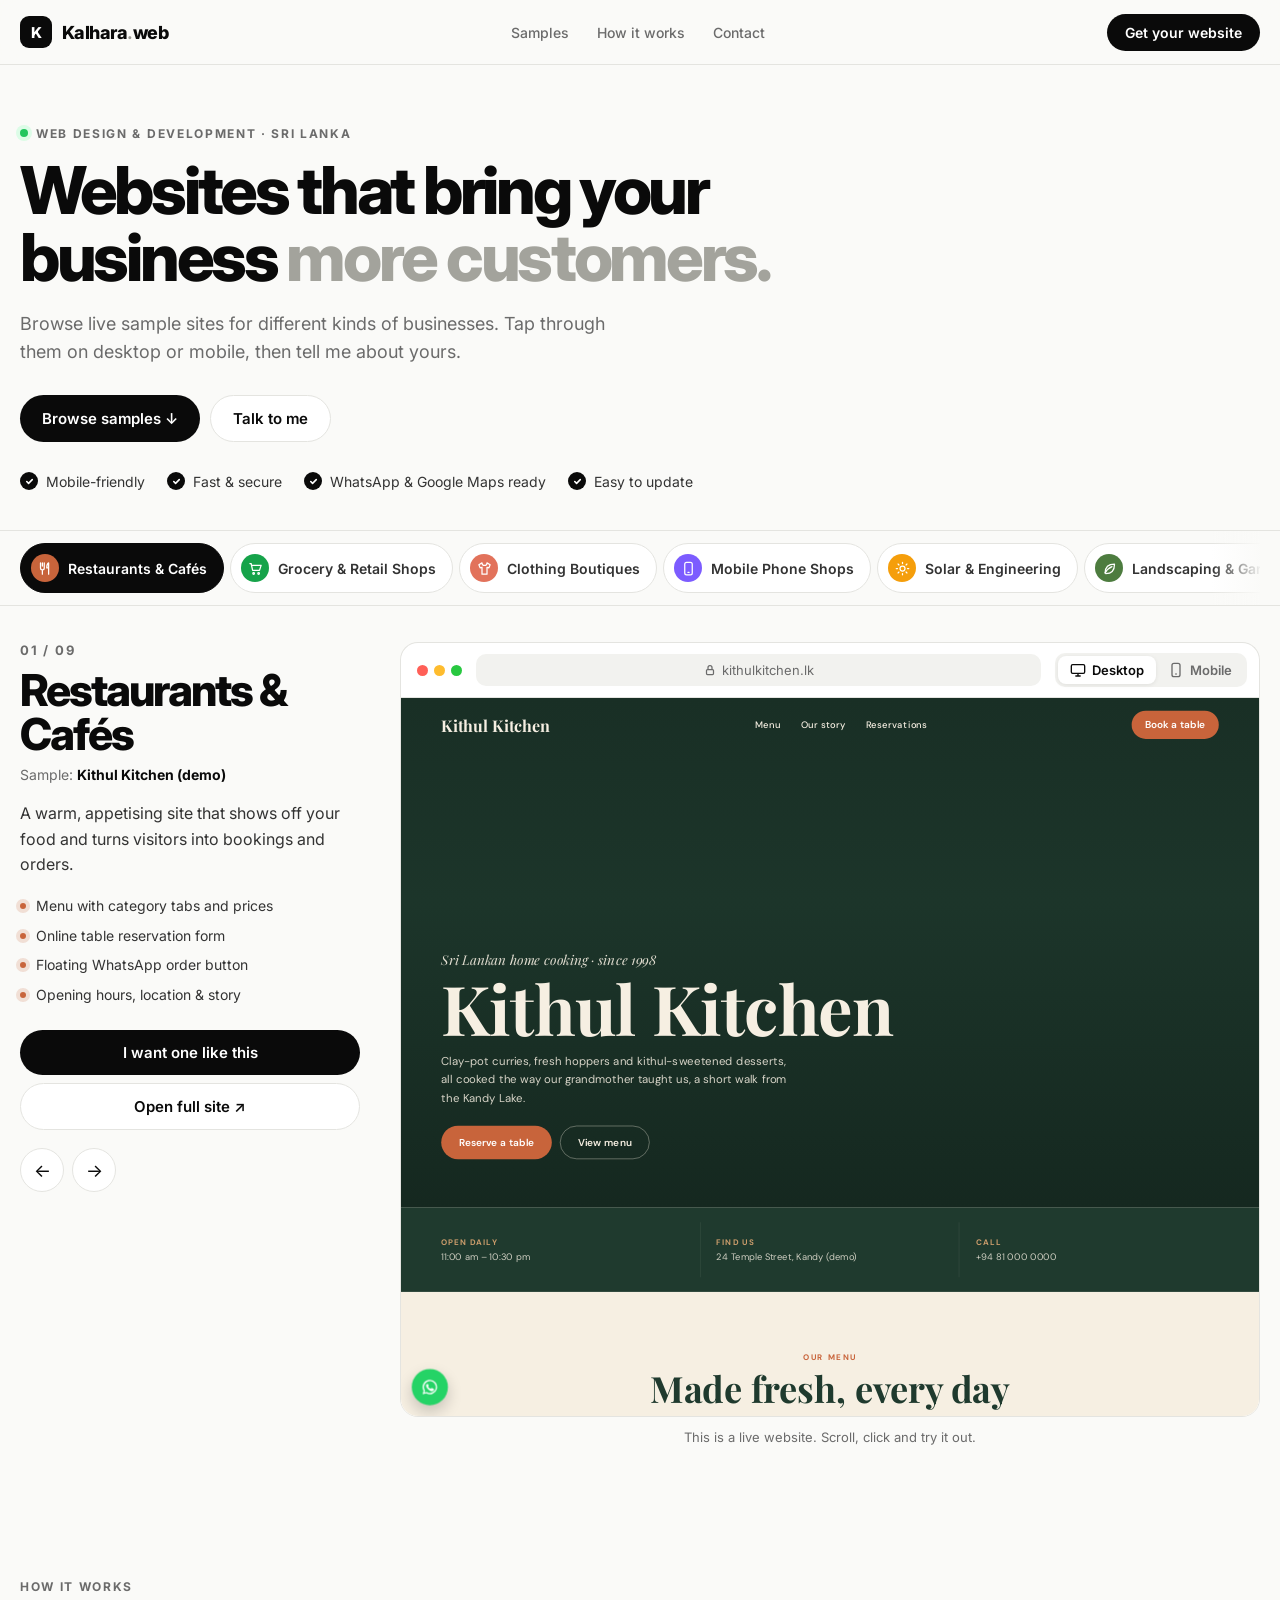
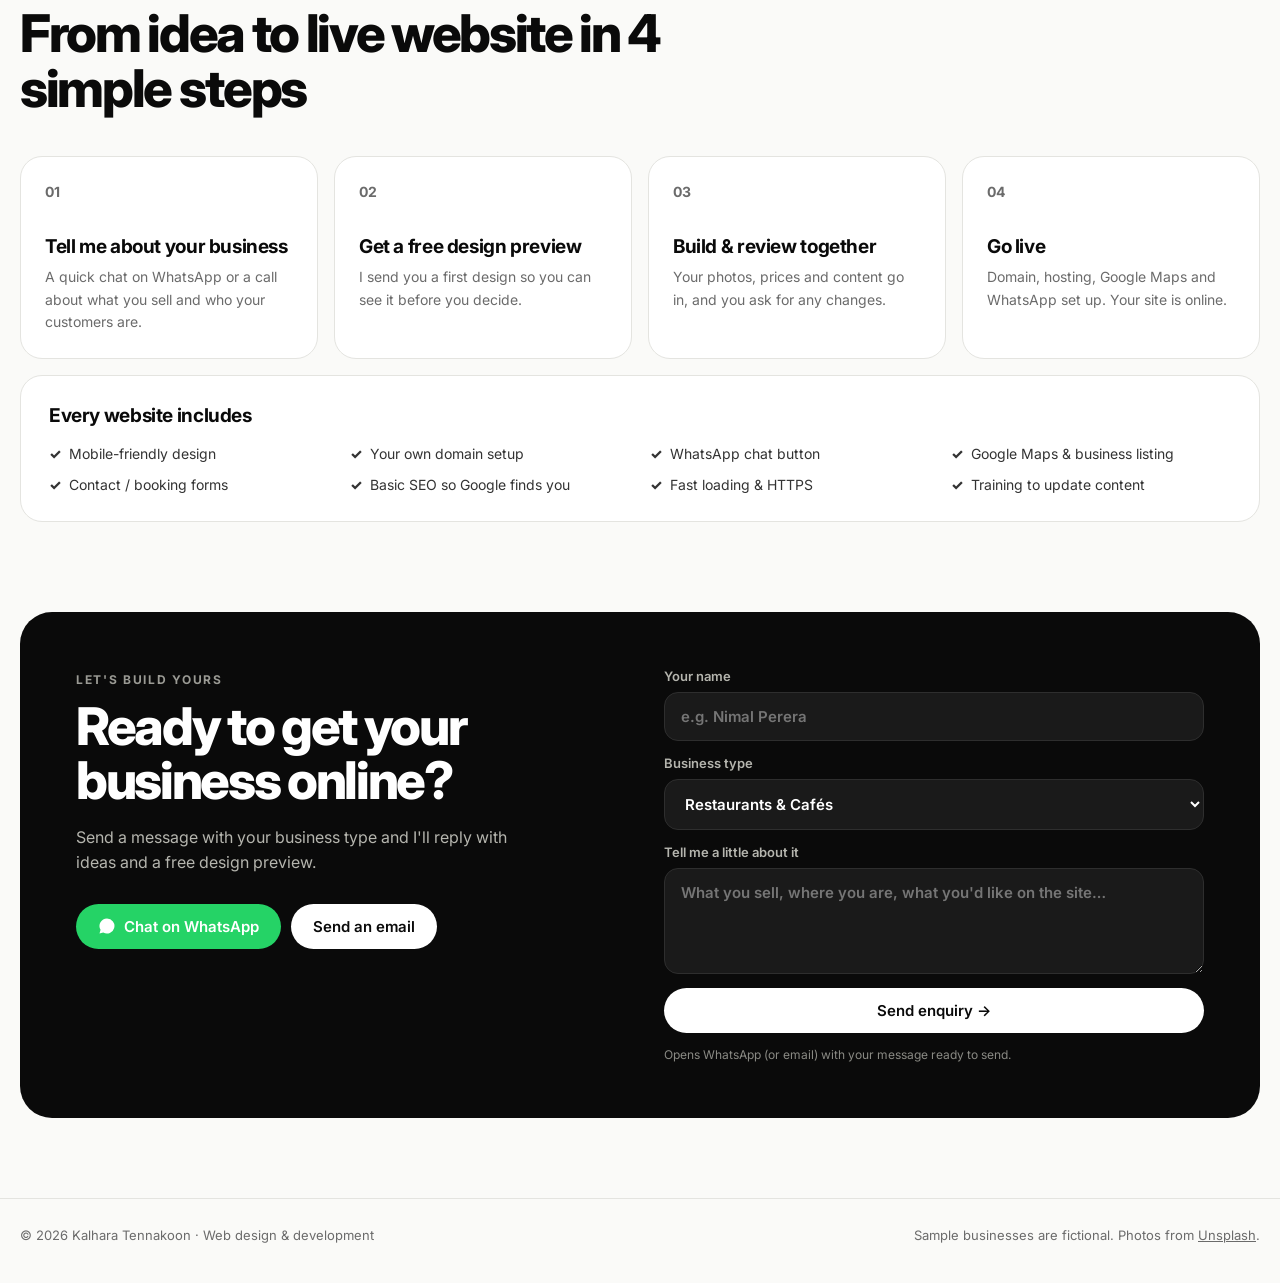
<file: index.html>
<!doctype html>
<html lang="en">
<head>
<meta charset="utf-8">
<meta name="viewport" content="width=device-width, initial-scale=1">
<title>Website Samples — Web Design by Kalhara Tennakoon</title>
<meta name="description" content="Browse sample websites for restaurants, shops, solar companies, schools, hotels and more. Clean, mobile-friendly websites designed and built by Kalhara Tennakoon.">
<link rel="canonical" href="https://kalharatennakoon.github.io/website-samples/">
<meta property="og:type" content="website">
<meta property="og:site_name" content="Kalhara.web">
<meta property="og:url" content="https://kalharatennakoon.github.io/website-samples/">
<meta property="og:title" content="Websites that bring your business more customers">
<meta property="og:description" content="Try 9 live sample websites for restaurants, shops, hotels, schools and more. Web design by Kalhara Tennakoon, Sri Lanka.">
<meta property="og:image" content="https://kalharatennakoon.github.io/website-samples/assets/og-image.jpg">
<meta property="og:image:type" content="image/jpeg">
<meta property="og:image:width" content="1200">
<meta property="og:image:height" content="630">
<meta property="og:image:alt" content="Kalhara.web: websites that bring your business more customers. Previews of a restaurant site and a grocery store site.">
<meta name="twitter:card" content="summary_large_image">
<meta name="twitter:title" content="Websites that bring your business more customers">
<meta name="twitter:description" content="Try 9 live sample websites for restaurants, shops, hotels, schools and more. Web design by Kalhara Tennakoon, Sri Lanka.">
<meta name="twitter:image" content="https://kalharatennakoon.github.io/website-samples/assets/og-image.jpg">
<meta name="theme-color" content="#0a0a0a">
<link rel="icon" href="assets/favicon.svg" type="image/svg+xml">
<link rel="preconnect" href="https://fonts.googleapis.com"><link rel="preconnect" href="https://fonts.gstatic.com" crossorigin>
<link href="https://fonts.googleapis.com/css2?family=Inter:wght@400;500;600;700;800&display=swap" rel="stylesheet">
<link rel="stylesheet" href="assets/style.css">
</head>
<body>

<header class="top">
  <div class="wrap">
    <a class="logo" href="#"><span class="mark">K</span><span>Kalhara<b>.</b>web</span></a>
    <nav class="links"><a href="#samples">Samples</a><a href="#process">How it works</a><a href="#contact">Contact</a></nav>
    <a class="btn btn-dark" href="#contact">Get your website</a>
  </div>
</header>

<section class="hero">
  <div class="wrap">
    <p class="kicker"><span class="dot"></span>Web design &amp; development · Sri Lanka</p>
    <h1>Websites that bring your business <span>more customers.</span></h1>
    <p class="lead">Browse live sample sites for different kinds of businesses. Tap through them on desktop or mobile, then tell me about yours.</p>
    <div class="hero-cta"><a class="btn btn-dark" href="#samples">Browse samples ↓</a><a class="btn btn-line" href="#contact">Talk to me</a></div>
    <ul class="ticks"><li>Mobile-friendly</li><li>Fast &amp; secure</li><li>WhatsApp &amp; Google Maps ready</li><li>Easy to update</li></ul>
  </div>
</section>

<section class="samples" id="samples">
  <div class="tabbar-wrap">
    <div class="wrap">
      <div class="tabbar" role="tablist" id="tabs" aria-label="Website categories"></div>
    </div>
  </div>

  <div class="wrap stage">
    <aside class="info" id="info" aria-live="polite">
      <p class="count" id="iCount">01 / 08</p>
      <h2 id="iTitle">Restaurants</h2>
      <p class="brandline">Sample: <b id="iBrand">Kithul Kitchen</b></p>
      <p class="desc" id="iDesc"></p>
      <ul class="features" id="iFeat"></ul>
      <div class="info-cta">
        <a class="btn btn-dark" id="iWant" href="#contact">I want one like this</a>
        <a class="btn btn-line" id="iOpen" href="#" target="_blank" rel="noopener">Open full site ↗</a>
      </div>
      <div class="pager"><button id="prev" aria-label="Previous sample">←</button><button id="next" aria-label="Next sample">→</button></div>
    </aside>

    <div class="viewer">
      <div class="toolbar">
        <div class="lights"><i></i><i></i><i></i></div>
        <div class="url"><svg width="12" height="12" viewBox="0 0 24 24" fill="none" stroke="currentColor" stroke-width="2.5"><rect x="5" y="11" width="14" height="10" rx="2"/><path d="M8 11V7a4 4 0 0 1 8 0v4"/></svg><span id="url">kithulkitchen.lk</span></div>
        <div class="modes" role="group" aria-label="Preview size">
          <button data-mode="desktop" class="on" aria-label="Desktop view"><svg width="16" height="16" viewBox="0 0 24 24" fill="none" stroke="currentColor" stroke-width="2"><rect x="2" y="4" width="20" height="13" rx="2"/><path d="M8 21h8M12 17v4"/></svg><span>Desktop</span></button>
          <button data-mode="mobile" aria-label="Mobile view"><svg width="16" height="16" viewBox="0 0 24 24" fill="none" stroke="currentColor" stroke-width="2"><rect x="6" y="2" width="12" height="20" rx="3"/><path d="M11 18h2"/></svg><span>Mobile</span></button>
        </div>
      </div>
      <div class="screen" id="screen">
        <div class="frame" id="frame">
          <iframe id="preview" title="Sample website preview" loading="lazy"></iframe>
        </div>
        <div class="loading" id="loading"><span></span></div>
      </div>
      <p class="hint">This is a live website. Scroll, click and try it out.</p>
    </div>
  </div>
</section>

<section class="process" id="process">
  <div class="wrap">
    <p class="kicker">How it works</p>
    <h2>From idea to live website in 4 simple steps</h2>
    <div class="steps">
      <div><b>01</b><h3>Tell me about your business</h3><p>A quick chat on WhatsApp or a call about what you sell and who your customers are.</p></div>
      <div><b>02</b><h3>Get a free design preview</h3><p>I send you a first design so you can see it before you decide.</p></div>
      <div><b>03</b><h3>Build &amp; review together</h3><p>Your photos, prices and content go in, and you ask for any changes.</p></div>
      <div><b>04</b><h3>Go live</h3><p>Domain, hosting, Google Maps and WhatsApp set up. Your site is online.</p></div>
    </div>
    <div class="included">
      <h3>Every website includes</h3>
      <ul><li>Mobile-friendly design</li><li>Your own domain setup</li><li>WhatsApp chat button</li><li>Google Maps &amp; business listing</li><li>Contact / booking forms</li><li>Basic SEO so Google finds you</li><li>Fast loading &amp; HTTPS</li><li>Training to update content</li></ul>
    </div>
  </div>
</section>

<section class="contact" id="contact">
  <div class="wrap card">
    <div>
      <p class="kicker light">Let's build yours</p>
      <h2>Ready to get your business online?</h2>
      <p class="sub">Send a message with your business type and I'll reply with ideas and a free design preview.</p>
      <div class="contact-btns">
        <a class="btn btn-wa" id="waBtn" href="#" target="_blank" rel="noopener"><svg width="18" height="18" viewBox="0 0 24 24" fill="currentColor"><path d="M12 2a10 10 0 0 0-8.6 15.1L2 22l5-1.3A10 10 0 1 0 12 2zm4.5 12.1c-.2-.1-1.5-.7-1.7-.8s-.4-.1-.6.1-.7.8-.8 1-.3.2-.5.1a6.7 6.7 0 0 1-3.3-2.9c-.3-.4.3-.4.7-1.3.1-.2 0-.3 0-.4l-.8-1.8c-.2-.5-.4-.4-.6-.4h-.5a1 1 0 0 0-.7.3 3 3 0 0 0-.9 2.2 5.2 5.2 0 0 0 1.1 2.8 11.9 11.9 0 0 0 4.6 4c1.7.7 2.3.8 3.2.6a2.7 2.7 0 0 0 1.8-1.2 2.2 2.2 0 0 0 .1-1.3c0-.1-.2-.2-.4-.3z"/></svg>Chat on WhatsApp</a>
        <a class="btn btn-white" id="mailBtn" href="#">Send an email</a>
      </div>
    </div>
    <form id="enquiry">
      <label>Your name<input name="name" required placeholder="e.g. Nimal Perera"></label>
      <label>Business type
        <select name="type" id="typeSel"></select>
      </label>
      <label>Tell me a little about it<textarea name="msg" rows="4" placeholder="What you sell, where you are, what you'd like on the site…"></textarea></label>
      <button class="btn btn-white" type="submit">Send enquiry →</button>
      <p class="fine">Opens WhatsApp (or email) with your message ready to send.</p>
    </form>
  </div>
</section>

<footer class="foot">
  <div class="wrap">
    <span>© <span id="yr">2026</span> Kalhara Tennakoon · Web design &amp; development</span>
    <span>Sample businesses are fictional. Photos from <a href="https://unsplash.com" target="_blank" rel="noopener">Unsplash</a>.</span>
  </div>
</footer>

<script src="assets/app.js"></script>
</body>
</html>
</file>
<file: assets/style.css>
:root{
  --ink:#0a0a0a;--ink-2:#333;--mut:#6b6b6b;--line:#e4e4e0;--bg:#fafaf8;--card:#fff;
  --acc:#0a0a0a;--tint:#f1efe9;
}
*,*::before,*::after{box-sizing:border-box}
html{scroll-behavior:smooth;scroll-padding-top:130px}
body{margin:0;font-family:Inter,system-ui,-apple-system,Segoe UI,sans-serif;background:var(--bg);color:var(--ink);-webkit-font-smoothing:antialiased}
a{color:inherit;text-decoration:none}
button{font:inherit;color:inherit;background:none;border:0;cursor:pointer}
h1,h2,h3,p{margin:0}
ul{margin:0;padding:0;list-style:none}
.wrap{width:min(1240px,100% - 40px);margin-inline:auto}

.btn{display:inline-flex;align-items:center;justify-content:center;gap:8px;font-weight:600;font-size:15px;padding:13px 22px;border-radius:999px;transition:background .2s,border-color .2s,transform .2s;white-space:nowrap}
.btn:active{transform:scale(.98)}
.btn-dark{background:var(--ink);color:#fff}.btn-dark:hover{background:#2a2a2a}
.btn-line{border:1px solid var(--line);background:#fff}.btn-line:hover{border-color:var(--ink)}
.btn-white{background:#fff;color:var(--ink)}.btn-white:hover{background:#eee}
.btn-wa{background:#25d366;color:#fff}.btn-wa:hover{background:#1fb457}

/* header */
.top{position:sticky;top:0;z-index:50;background:rgba(250,250,248,.88);backdrop-filter:blur(12px);border-bottom:1px solid var(--line)}
.top .wrap{display:flex;align-items:center;justify-content:space-between;height:64px;gap:16px}
.logo{display:flex;align-items:center;gap:10px;font-weight:800;font-size:18px;letter-spacing:-.03em}
.logo .mark{width:32px;height:32px;border-radius:9px;background:var(--ink);color:#fff;display:grid;place-items:center;font-size:15px}
.logo b{color:#9a9a94}
.links{display:flex;gap:28px;font-size:14px;font-weight:500;color:var(--mut)}
.links a:hover{color:var(--ink)}
.top .btn{padding:10px 18px;font-size:14px}

/* hero */
.hero{padding:56px 0 40px}
.kicker{display:inline-flex;align-items:center;gap:8px;font-size:12px;font-weight:700;letter-spacing:.14em;text-transform:uppercase;color:var(--mut)}
.kicker .dot{width:8px;height:8px;border-radius:50%;background:#22c55e;box-shadow:0 0 0 4px #dcfce7}
.hero h1{font-size:clamp(36px,5.2vw,66px);line-height:1.02;letter-spacing:-.05em;font-weight:800;margin:16px 0 18px;max-width:900px}
.hero h1 span{color:#a3a39c}
.lead{font-size:18px;line-height:1.6;color:var(--mut);max-width:620px}
.hero-cta{display:flex;gap:10px;margin-top:28px;flex-wrap:wrap}
.ticks{display:flex;flex-wrap:wrap;gap:10px 22px;margin-top:30px;font-size:14px;color:var(--ink-2)}
.ticks li{display:flex;align-items:center;gap:8px}
.ticks li::before{content:"";width:18px;height:18px;border-radius:50%;background:#0a0a0a url("data:image/svg+xml,%3Csvg xmlns='http://www.w3.org/2000/svg' viewBox='0 0 24 24' fill='none' stroke='white' stroke-width='3.5' stroke-linecap='round' stroke-linejoin='round'%3E%3Cpath d='M6 12l4 4 8-8'/%3E%3C/svg%3E") center/11px no-repeat}

/* tab bar */
.samples{padding-bottom:40px}
.tabbar-wrap .wrap{position:relative}
.tabbar-wrap .wrap::after{content:"";position:absolute;right:0;top:0;bottom:0;width:48px;background:linear-gradient(90deg,transparent,rgba(250,250,248,.95));pointer-events:none}
.tabbar-wrap{position:sticky;top:64px;z-index:40;background:rgba(250,250,248,.92);backdrop-filter:blur(12px);border-bottom:1px solid var(--line);border-top:1px solid var(--line)}
.tabbar{display:flex;gap:6px;overflow-x:auto;padding:12px 48px 12px 0;scrollbar-width:none;scroll-snap-type:x proximity}
.tabbar::-webkit-scrollbar{display:none}
.tab{flex-shrink:0;display:flex;align-items:center;gap:9px;padding:10px 16px 10px 10px;border-radius:999px;border:1px solid var(--line);background:#fff;font-weight:600;font-size:14px;color:var(--ink-2);transition:.2s;scroll-snap-align:start}
.tab:hover{border-color:#bdbdb6}
.tab .ic{width:28px;height:28px;border-radius:50%;display:grid;place-items:center;background:var(--c,#eee);color:#fff;font-size:14px}
.tab[aria-selected="true"]{background:var(--ink);color:#fff;border-color:var(--ink)}

/* stage */
.stage{display:grid;grid-template-columns:340px 1fr;gap:40px;padding-top:36px;align-items:start}
.info{position:sticky;top:150px}
.count{font-size:13px;font-weight:700;letter-spacing:.14em;color:var(--mut)}
.info h2{font-size:44px;line-height:1;letter-spacing:-.045em;font-weight:800;margin:10px 0 10px}
.brandline{font-size:14px;color:var(--mut)}
.brandline b{color:var(--ink)}
.desc{font-size:16px;line-height:1.6;color:var(--ink-2);margin:18px 0}
.features{display:grid;gap:10px;margin-bottom:26px}
.features li{display:flex;gap:10px;font-size:14px;line-height:1.4;color:var(--ink-2)}
.features li::before{content:"";flex-shrink:0;width:6px;height:6px;border-radius:50%;background:var(--c,#0a0a0a);margin-top:7px;box-shadow:0 0 0 4px color-mix(in srgb,var(--c,#0a0a0a) 18%,transparent)}
.info-cta{display:flex;flex-direction:column;gap:8px}
.pager{display:flex;gap:8px;margin-top:18px}
.pager button{width:44px;height:44px;border-radius:50%;border:1px solid var(--line);background:#fff;font-size:18px;transition:.2s}
.pager button:hover{border-color:var(--ink)}
.info.swap{animation:fadeUp .35s ease}
@keyframes fadeUp{from{opacity:0;transform:translateY(8px)}to{opacity:1;transform:none}}

/* viewer */
.viewer{min-width:0}
.toolbar{display:flex;align-items:center;gap:14px;background:#fff;border:1px solid var(--line);border-bottom:0;border-radius:18px 18px 0 0;padding:10px 12px 10px 16px}
.lights{display:flex;gap:6px}
.lights i{width:11px;height:11px;border-radius:50%;background:#e2e2dd}
.lights i:nth-child(1){background:#ff5f57}.lights i:nth-child(2){background:#febc2e}.lights i:nth-child(3){background:#28c840}
.url{flex:1;min-width:0;display:flex;align-items:center;justify-content:center;gap:6px;background:#f2f2ef;border-radius:10px;padding:8px 12px;font-size:13px;color:var(--mut);overflow:hidden;white-space:nowrap;text-overflow:ellipsis}
.modes{display:flex;background:#f2f2ef;border-radius:10px;padding:3px}
.modes button{display:flex;align-items:center;gap:6px;padding:6px 12px;border-radius:8px;font-size:13px;font-weight:600;color:var(--mut)}
.modes button.on{background:#fff;color:var(--ink);box-shadow:0 1px 4px rgba(0,0,0,.08)}
.screen{position:relative;height:720px;background:var(--tint);border:1px solid var(--line);border-radius:0 0 18px 18px;overflow:hidden;transition:background .4s}
.frame{position:absolute;top:0;left:0;transform-origin:0 0;background:#fff}
.frame iframe{display:block;width:100%;height:100%;border:0;background:#fff}
/* mobile mode: phone frame */
.screen.mobile .frame{border-radius:44px;box-shadow:0 0 0 12px #0a0a0a,0 40px 80px -20px rgba(0,0,0,.45);overflow:hidden}
.screen.mobile .frame iframe{border-radius:44px}
.loading{position:absolute;inset:0;display:grid;place-items:center;background:var(--tint);opacity:0;pointer-events:none;transition:opacity .25s}
.loading.show{opacity:1}
.loading span{width:34px;height:34px;border-radius:50%;border:3px solid rgba(0,0,0,.1);border-top-color:var(--ink);animation:spin .8s linear infinite}
@keyframes spin{to{transform:rotate(360deg)}}
.hint{font-size:13px;color:var(--mut);text-align:center;margin-top:12px}

/* process */
.process{padding:90px 0}
.process h2,.contact h2{font-size:clamp(30px,4.4vw,52px);letter-spacing:-.045em;line-height:1.05;font-weight:800;margin-top:12px;max-width:760px}
.steps{display:grid;grid-template-columns:repeat(4,1fr);gap:16px;margin-top:40px}
.steps div{background:#fff;border:1px solid var(--line);border-radius:22px;padding:24px}
.steps b{font-size:14px;color:var(--mut)}
.steps h3{font-size:19px;letter-spacing:-.02em;margin:34px 0 8px}
.steps p{font-size:14px;line-height:1.6;color:var(--mut)}
.included{margin-top:16px;background:#fff;border:1px solid var(--line);border-radius:22px;padding:28px}
.included h3{font-size:19px;letter-spacing:-.02em;margin-bottom:18px}
.included ul{display:grid;grid-template-columns:repeat(4,1fr);gap:14px 20px}
.included li{font-size:14px;color:var(--ink-2);display:flex;gap:8px;align-items:center}
.included li::before{content:"✓";font-weight:800}

/* contact */
.contact{padding:0 0 80px}
.card{background:var(--ink);color:#fff;border-radius:32px;padding:56px;display:grid;grid-template-columns:1fr 1fr;gap:48px}
.kicker.light{color:#9a9a94}
.contact h2{color:#fff}
.sub{color:#b5b5ae;line-height:1.6;margin-top:16px;max-width:460px}
.contact-btns{display:flex;gap:10px;margin-top:28px;flex-wrap:wrap}
#enquiry{display:grid;gap:14px}
#enquiry label{display:grid;gap:8px;font-size:13px;font-weight:600;color:#b5b5ae}
#enquiry input,#enquiry select,#enquiry textarea{font:inherit;font-size:15px;color:#fff;background:#1a1a1a;border:1px solid #2e2e2e;border-radius:14px;padding:14px 16px;outline:none;width:100%;resize:vertical}
#enquiry input:focus,#enquiry select:focus,#enquiry textarea:focus{border-color:#777}
.fine{font-size:12px;color:#8a8a84}

.foot{border-top:1px solid var(--line);padding:28px 0 40px;font-size:13px;color:var(--mut)}
.foot .wrap{display:flex;justify-content:space-between;gap:12px;flex-wrap:wrap}
.foot a{text-decoration:underline}

/* responsive */
@media (max-width:1060px){
  .stage{grid-template-columns:1fr;gap:24px}
  .info{position:static}
  .info h2{font-size:36px}
  .info-cta{flex-direction:row;flex-wrap:wrap}
  .pager{display:none}
  .steps{grid-template-columns:1fr 1fr}
  .included ul{grid-template-columns:1fr 1fr}
}
@media (max-width:760px){
  html{scroll-padding-top:120px}
  .links{display:none}
  .hero{padding:44px 0 32px}
  .lead{font-size:16px}
  .screen{height:640px}
  .modes button span{display:none}
  .lights{display:none}
  .card{grid-template-columns:1fr;padding:32px 22px;border-radius:24px}
  .process{padding:60px 0}
  .steps{grid-template-columns:1fr}
  .included ul{grid-template-columns:1fr}
  .top .btn{padding:9px 14px;font-size:13px}
  .info-cta .btn{flex:1}
}
@media (prefers-reduced-motion:reduce){*{animation:none!important;transition:none!important;scroll-behavior:auto!important}}
</file>
